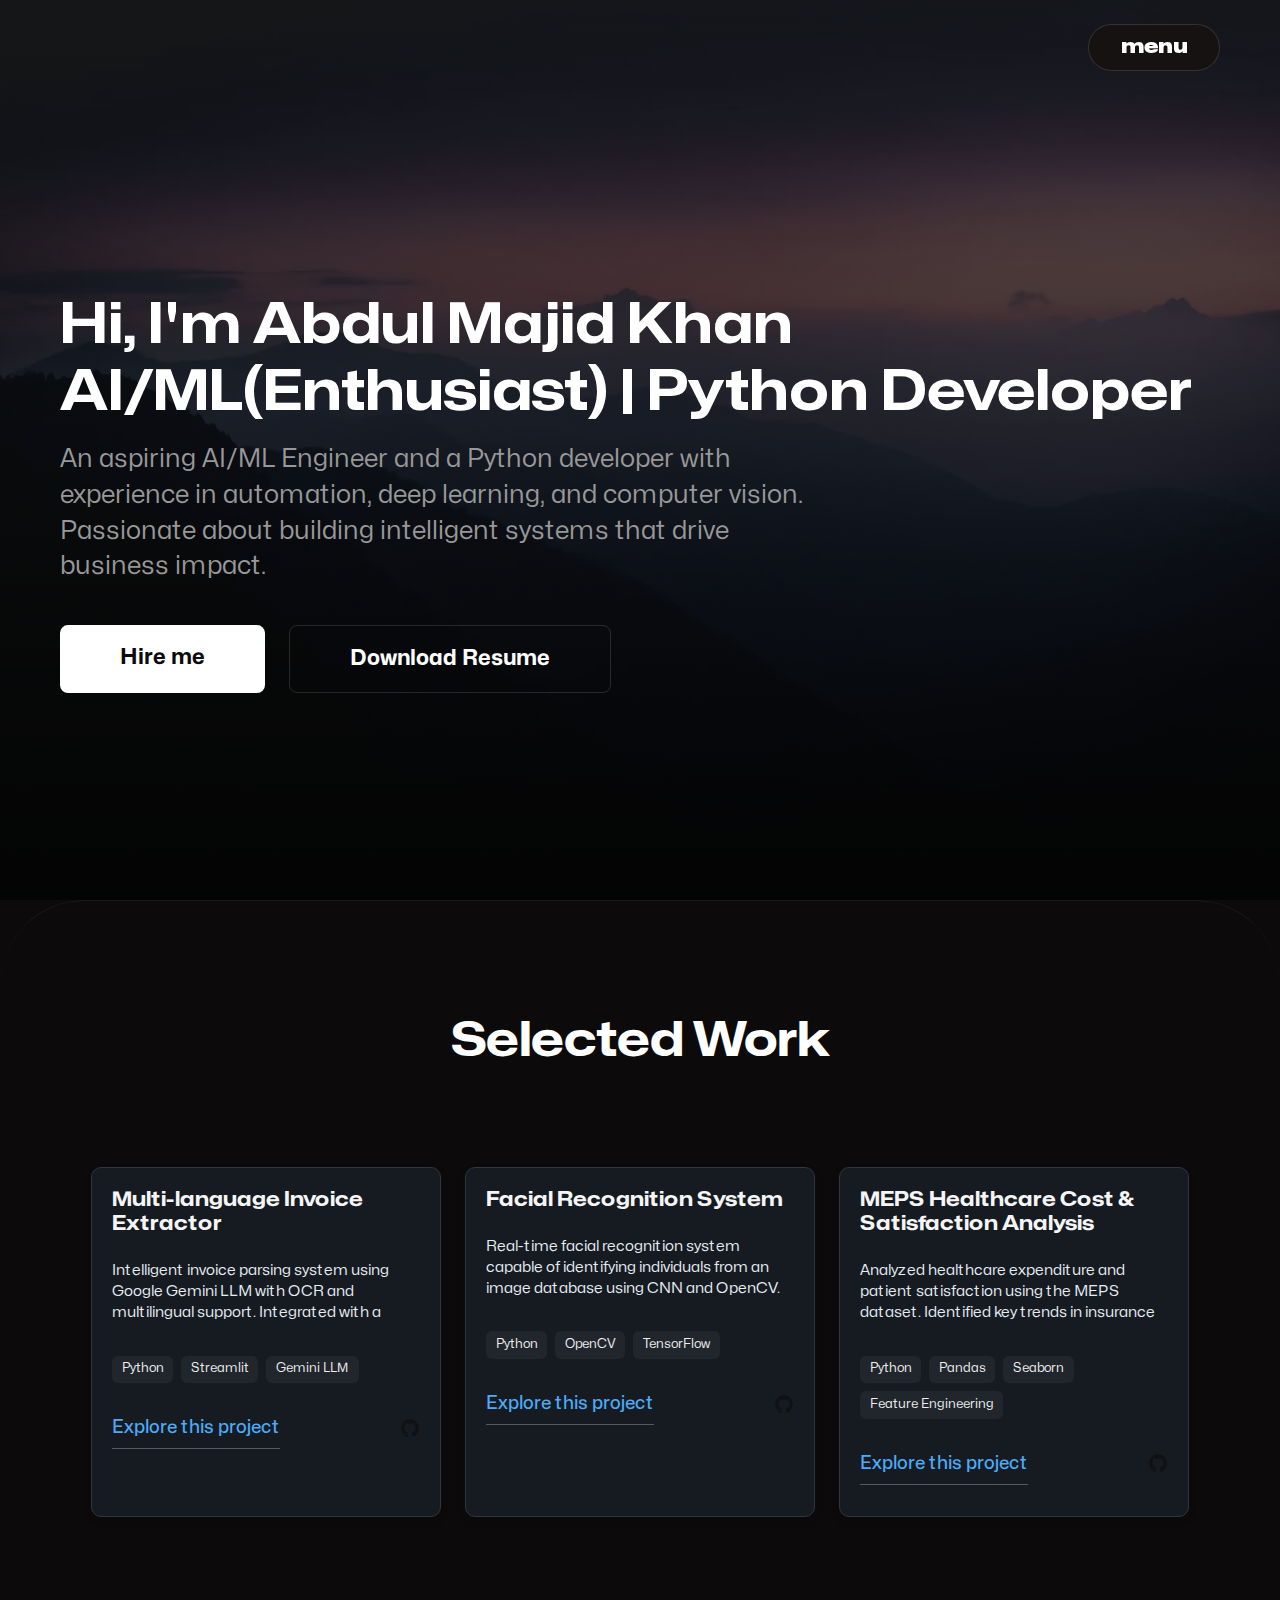
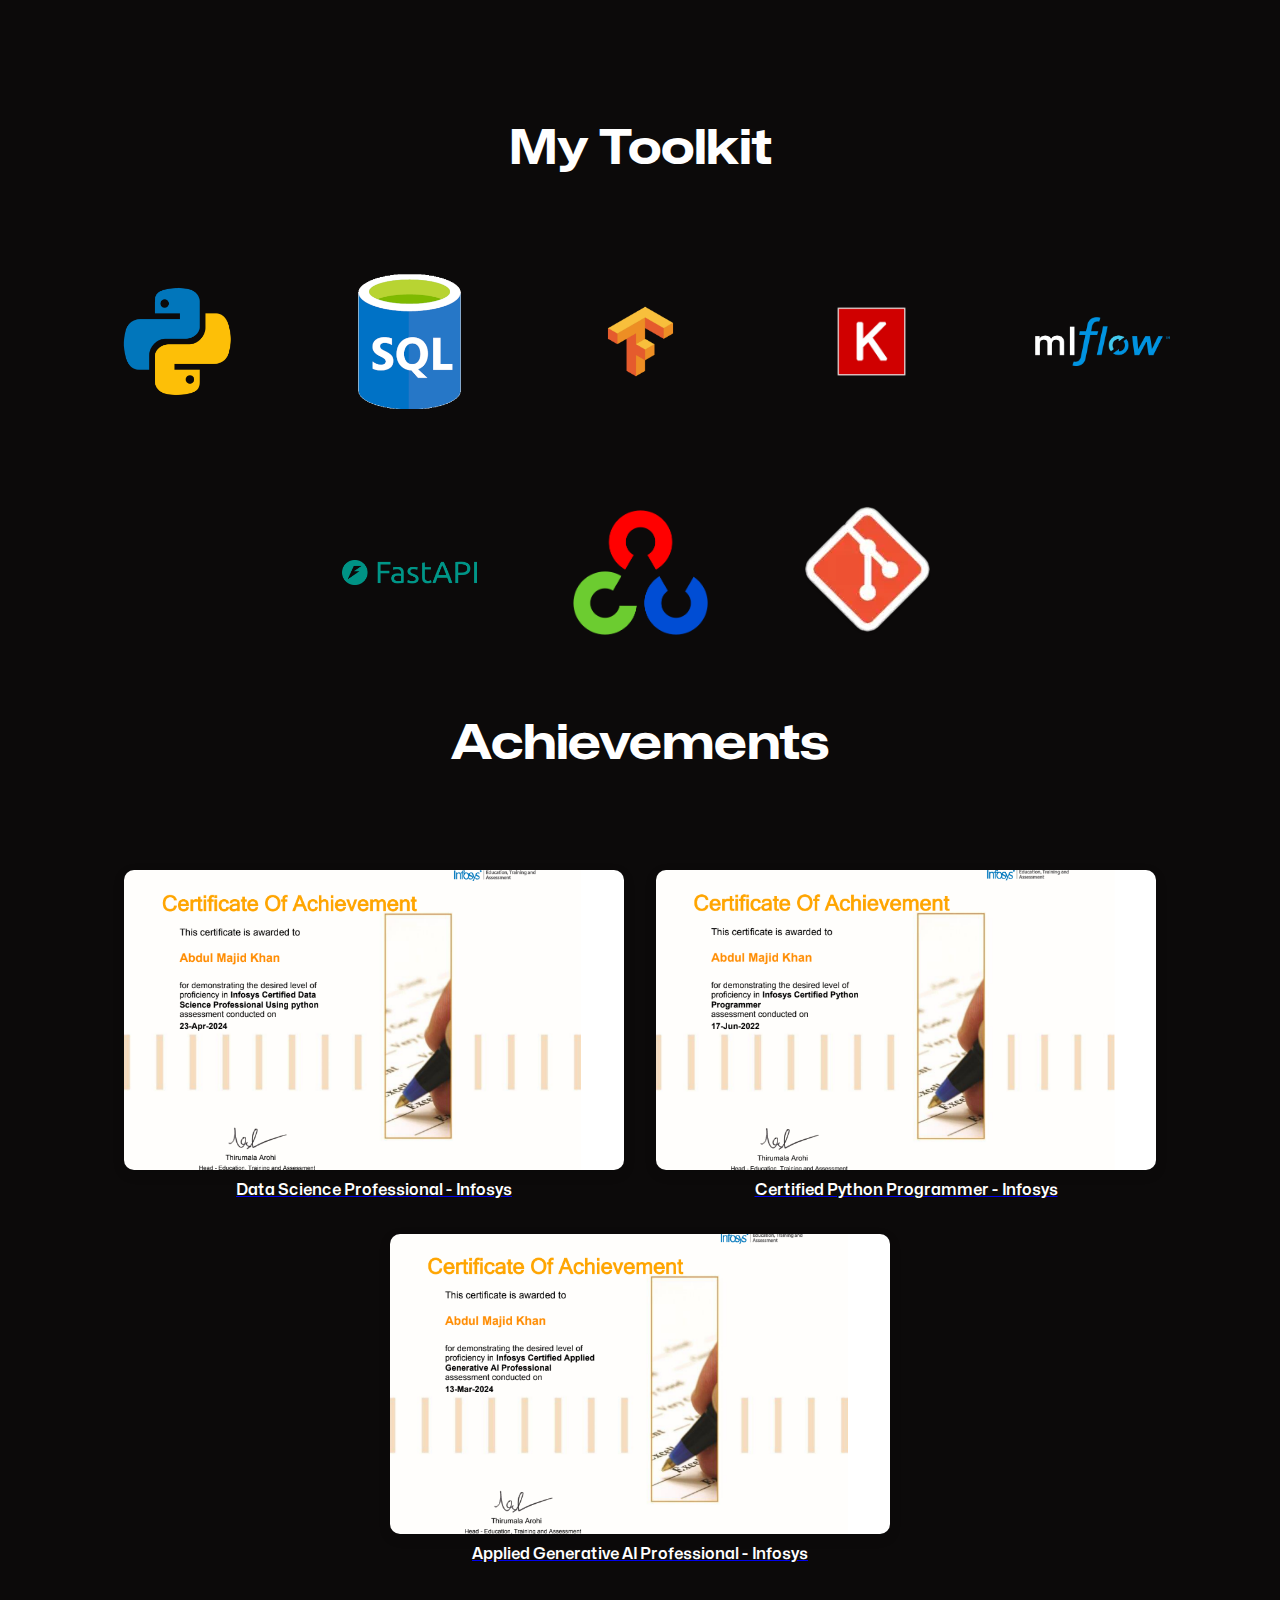
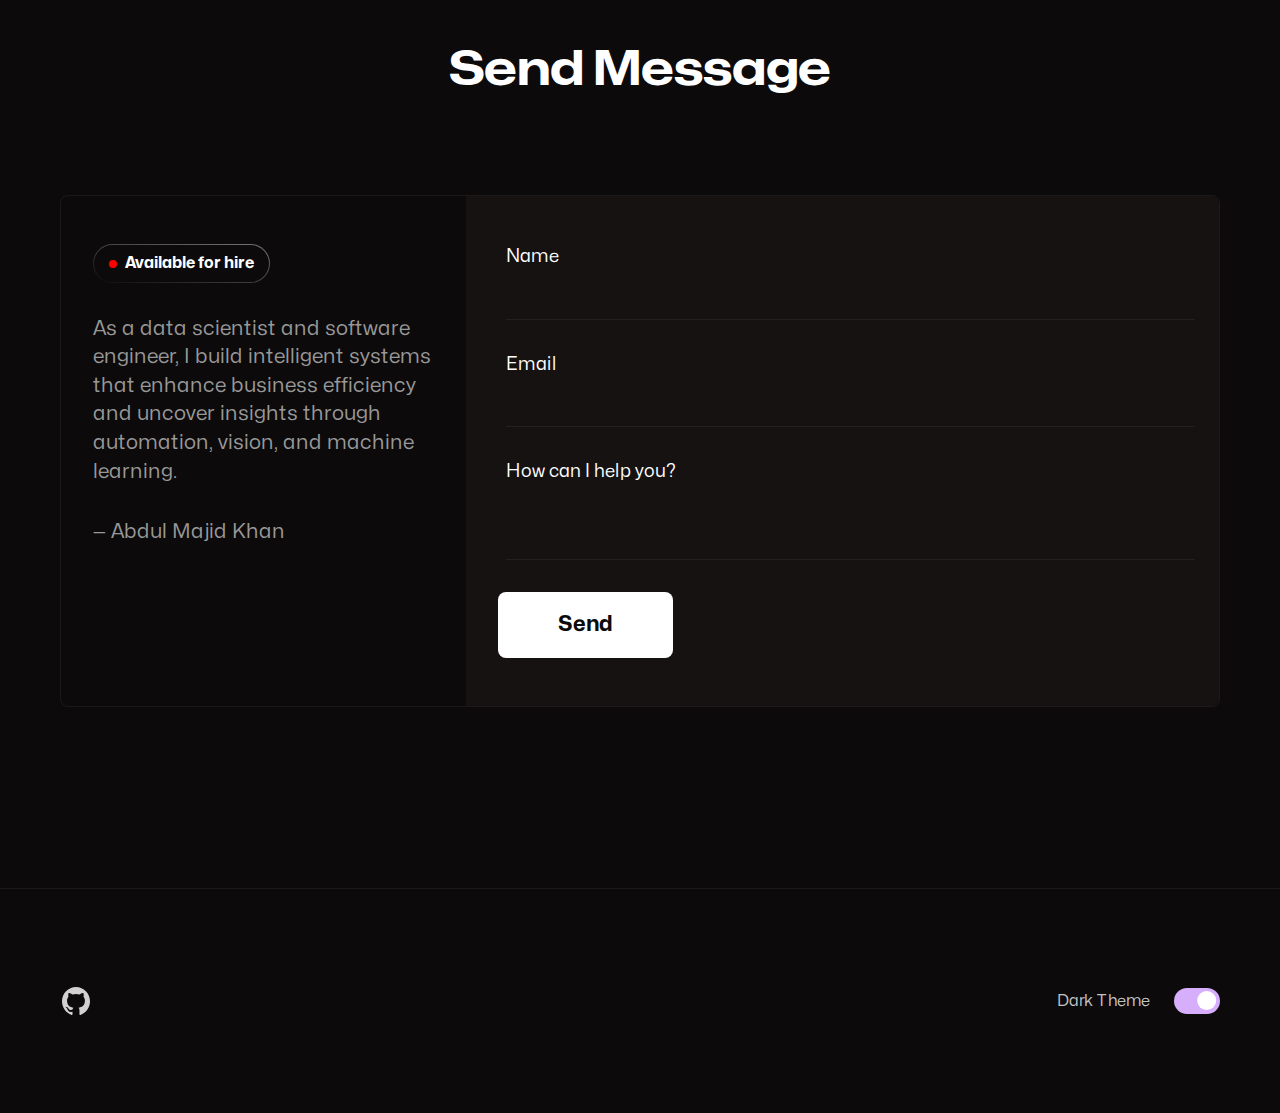
<file: index.html>
<!DOCTYPE html>
<html lang="en">
  <head>
    <meta charset="UTF-8" />
    <meta http-equiv="X-UA-Compatible" content="IE=edge" />
    <meta name="viewport" content="width=device-width, initial-scale=1.0" />
    <meta name="robots" content="index, follow" />

    <!-- Meta Tags -->
    <meta name="description" content="Software Developer with 3+ years of experience in automation, computer vision, and scalable pipelines. Skilled in Python, KNIME, TensorFlow, and data-driven innovation." />

    <!-- Google / Search Engine Tags -->
    <meta itemprop="name" content="Abdul Majid Khan's Portfolio">
    <meta itemprop="description" content="Software Developer with 3+ years of experience in automation, computer vision, and scalable pipelines. Skilled in Python, KNIME, TensorFlow, and data-driven innovation.">
    <meta itemprop="image" content="assets/images/sharing-card.png">

    <!-- Facebook Meta Tags -->
    <meta property="og:url" content="https://yourdomain.com">
    <meta property="og:type" content="website">
    <meta property="og:title" content="Abdul Majid Khan's Portfolio">
    <meta property="og:description" content="Software Developer with 3+ years of experience in automation, computer vision, and scalable pipelines. Skilled in Python, KNIME, TensorFlow, and data-driven innovation.">
    <meta property="og:image" content="assets/images/sharing-card.png">

    <!-- Twitter Meta Tags -->
    <meta name="twitter:card" content="summary_large_image">
    <meta name="twitter:title" content="Abdul Majid Khan's Portfolio">
    <meta name="twitter:description" content="Software Developer with 3+ years of experience in automation, computer vision, and scalable pipelines. Skilled in Python, KNIME, TensorFlow, and data-driven innovation.">
    <meta name="twitter:image" content="assets/images/sharing-card.png">

    <link rel="shortcut icon" href="assets/images/favicons.png" type="image/png" />
    <link rel="preload" href="assets/fonts/Mona-Sans.woff2" as="font" type="font/woff2" crossorigin />
    <link rel="stylesheet" href="style.css" />
    <script src="script.js" defer></script>

    <title>Abdul Majid Khan's Portfolio</title>
  </head>
  <body>
    <script>
      const theme = localStorage.getItem("theme") || "dark";
      document.body.classList.add(theme);
    </script>

    <header class="header">
      <div class="menu-btn-container">
        <div class="container">
          <button type="button" class="menu-btn">menu</button>
        </div>
      </div>

      <nav class="nav hidden">
        <ol class="nav-items">
          <li class="nav-item"><a href="#">Home</a></li>
          <li class="nav-item"><a href="#work">My Work</a></li>
          <li class="nav-item"><a href="#skills">My Skills</a></li>
          <li class="nav-item"><a href="#certifications">My Achievements</a></li>
          <li class="nav-item"><a href="#contact" data-focused="last-focused">Contact</a></li>
        </ol>
      </nav>

      <div class="container">
        <div class="header-textbox">
          <h1 class="h1">
            <span>Hi, I'm Abdul Majid Khan</span>
            <span>AI/ML(Enthusiast) | Python Developer</span>
          </h1>
          <p class="header-text">
            An aspiring AI/ML Engineer and a Python developer with experience in automation, deep learning, and computer vision. Passionate about building intelligent systems that drive business impact.
          </p>
          <div class="header-btns">
            <a href="#contact" class="btn btn-cta">Hire me</a>
            <a href="https://drive.google.com/file/d/1iTj681vChB7b_cCMzY2GASEftIGmBgd6/view?usp=drive_link" class="btn btn-secondary" target="_blank">Download Resume</a>
          </div>
        </div>
      </div>
    </header>

    <main>
    <section class="work">
  <div class="container">
    <h2 class="h2" id="work">Selected Work</h2>

    <div class="work-boxes">
      <!-- Card 1 -->
      <div class="work-box">
        <div class="work-textbox">
          <h3 class="h3">Multi-language Invoice Extractor</h3>
          <p class="work-text">
            Intelligent invoice parsing system using Google Gemini LLM with OCR and multilingual support. Integrated with a Streamlit UI for real-time uploads and parsed results.
          </p>
          <ol class="work-technologies">
            <li>Python</li>
            <li>Streamlit</li>
            <li>Gemini LLM</li>
        
          </ol>
          <div class="work-links">
            <a href="https://github.com/khanabdulmajid" target="_blank" class="link">Explore this project</a>
            <a href="https://github.com/khanabdulmajid" target="_blank" title="Source code">
              <img src="assets/images/social-links/github.svg" alt="GitHub" loading="lazy" />
            </a>
          </div>
        </div>
      </div>

      <!-- Card 2 -->
      <div class="work-box">
        <div class="work-textbox">
          <h3 class="h3">Facial Recognition System</h3>
          <p class="work-text">
            Real-time facial recognition system capable of identifying individuals from an image database using CNN and OpenCV.
          </p>
          <ol class="work-technologies">
            <li>Python</li>
            <li>OpenCV</li>
            <li>TensorFlow</li>
          </ol>
          <div class="work-links">
            <a href="https://github.com/khanabdulmajid" target="_blank" class="link">Explore this project</a>
            <a href="https://github.com/khanabdulmajid" target="_blank" title="Source code">
              <img src="assets/images/social-links/github.svg" alt="GitHub" loading="lazy" />
            </a>
          </div>
        </div>
      </div>

      <!-- Card 3: MEPS Project -->
      <div class="work-box">
        <div class="work-textbox">
          <h3 class="h3">MEPS Healthcare Cost & Satisfaction Analysis</h3>
          <p class="work-text">
            Analyzed healthcare expenditure and patient satisfaction using the MEPS dataset. Identified key trends in insurance coverage, cost impact, and satisfaction patterns.
          </p>
          <ol class="work-technologies">
            <li>Python</li>
            <li>Pandas</li>
            <li>Seaborn</li>
            <li>Feature Engineering</li>
          </ol>
          <div class="work-links">
            <a href="https://github.com/khanabdulmajid" target="_blank" class="link">Explore this project</a>
            <a href="https://github.com/khanabdulmajid" target="_blank" title="Source code">
              <img src="assets/images/social-links/github.svg" alt="GitHub" loading="lazy" />
            </a>
          </div>
        </div>
      </div>
    </div>
  </div>
</section>

  

<!-- _______________________________________________________________________________ -->
      <section class="skills">
        <div class="container">
          <h2 class="h2" id="skills">My Toolkit</h2>
          <div class="skills-imgs">
            <img src="assets/images/skills/python.png" alt="Python" class="skills-img" loading="lazy" title="Python">
            <img src="assets/images/skills/sql.png" alt="SQL" class="skills-img" loading="lazy" title="SQL">
            <!-- <img src="assets/images/skills/pandas.webp" alt="Pandas" class="skills-img" loading="lazy" title="Pandas"> -->
            <img src="assets/images/skills/tensorflow.png" alt="TensorFlow" class="skills-img" loading="lazy" title="TensorFlow">
            <img src="assets/images/skills/keras.png" alt="Keras" class="skills-img" loading="lazy" title="Keras">
            <img src="assets/images/skills/mlflow.png" alt="MLflow" class="skills-img" loading="lazy" title="Git">
            <img src="assets/images/skills/fastapi.png" alt="FastAPI" class="skills-img" loading="lazy" title="Git">
            <img src="assets/images/skills/opencv.png" alt="OpenCV" class="skills-img" loading="lazy" title="OpenCV">
            <img src="assets/images/skills/git.webp" alt="Git" class="skills-img" loading="lazy" title="Git">
          </div>
        </div>
      </section>
      <section class="certifications">
  <div class="container">
    <h2 class="h2" id="certifications">Achievements</h2>
    <div class="cert-grid">

      <div class="cert-card">
        <a href="https://drive.google.com/file/d/14_F1EzrMHU3LrbExBCBSFV-xUAIuJiwd/view?usp=sharing" target="_blank">
          <img src="assets/images/certificates/data-science-cert.png" alt="Data Science Professional Certificate" />
          <p class="cert-title">Data Science Professional - Infosys</p>
        </a>
      </div>

      <div class="cert-card">
        <a href="https://drive.google.com/file/d/1wMYSMl6CS8MYsDl0_SQWq0dW8YD4Kret/view?usp=sharing" target="_blank">
          <img src="assets/images/certificates/python-cert.png" alt="Python Programmer Certificate" />
          <p class="cert-title">Certified Python Programmer - Infosys</p>
        </a>
      </div>

      <div class="cert-card">
        <a href="https://drive.google.com/file/d/1GDnsr1sjUNNAvWfOGWRJY5qcJOiR2uKT/view?usp=sharing" target="_blank">
          <img src="assets/images/certificates/genai-cert.png" alt="Generative AI Certificate" />
          <p class="cert-title">Applied Generative AI Professional - Infosys</p>
        </a>
      </div>

    </div>
  </div>
</section>




  <section class="contact">
  <div class="container">
    <h2 class="h2" id="contact">Send Message</h2>
    <div class="contact-content">
      
      <div class="contact-textbox">
        <strong class="hire-alert">
          <span class="indicator"></span>
          Available for hire
        </strong>
        <p class="contact-text">
          As a data scientist and software engineer, I build intelligent systems that enhance business efficiency and uncover insights through automation, vision, and machine learning.
        </p>
        <p class="contact-text">— Abdul Majid Khan</p>
      </div>

      <!-- ✅ Formsubmit integration -->
      <!-- ✅ Formsubmit integration with redirect -->
      <form action="https://formsubmit.co/c8391f1060f532591ebaaf1c16f341a8" method="POST" class="contact-form">
        <!-- 🛡️ Spam protection (honeypot) -->
        <input type="text" name="_honey" style="display:none">

        <!-- 🚫 Disable CAPTCHA -->
        <input type="hidden" name="_captcha" value="false">

        <!-- ✅ Redirect after submission -->
        <input type="hidden" name="_next" value="https://khanabdulmajid.github.io/portfolio/">

        <div class="form-field">
          <label for="name">Name</label>
          <input type="text" name="name" id="name" required />
        </div>

        <div class="form-field">
          <label for="email">Email</label>
          <input type="email" name="email" id="email" required />
        </div>

        <div class="form-field">
          <label for="message">How can I help you?</label>
          <textarea name="message" id="message" required></textarea>
        </div>

        <button type="submit" class="btn btn-cta">Send</button>
      </form>

    </div>
  </div>
</section>



</main>

    <footer class="footer">
      <div class="container">
        <div class="footer-content">
          <nav>
            <ol class="footer-links">
              <li class="footer-link">
                <a title="GitHub" href="https://github.com/khanabdulmajid" target="_blank" rel="noopener">
                  <img loading="lazy" src="assets/images/social-links/github.svg" alt="GitHub" />
                </a>
              </li>
              <li class="footer-link">
                <a title="LinkedIn" href="https://linkedin.com/in/AbdulMajidKhan1997" target="_blank" rel="noopener">
                  <img loading="lazy" src="assets/images/social-links/linkedin.svg" alt="LinkedIn" />
                </a>
              </li>
            </ol>
          </nav>
          <label class="theme-switch" for="theme-switch">
            <span>Dark Theme</span>
            <input type="checkbox" id="theme-switch" role="switch" />
          </label>
        </div>  
      </div>
    </footer>
  </body>
</html>
</file>
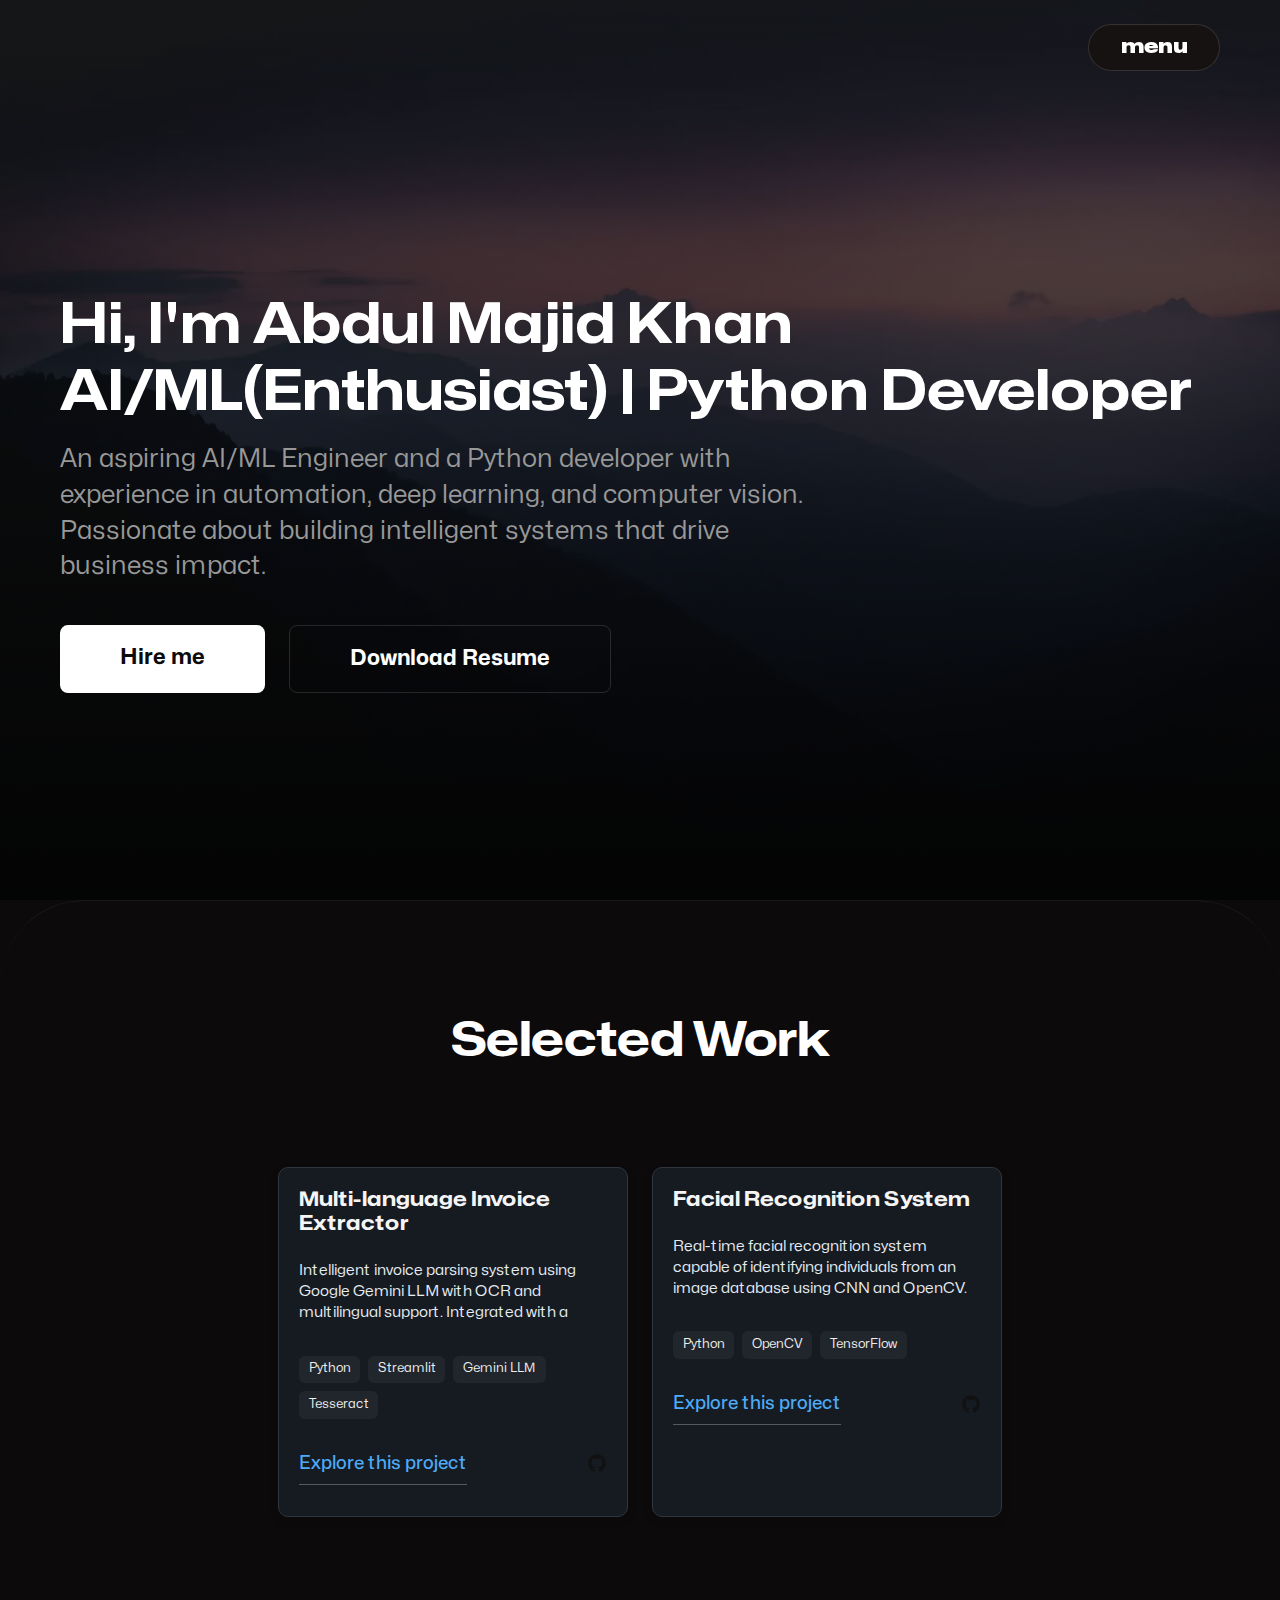
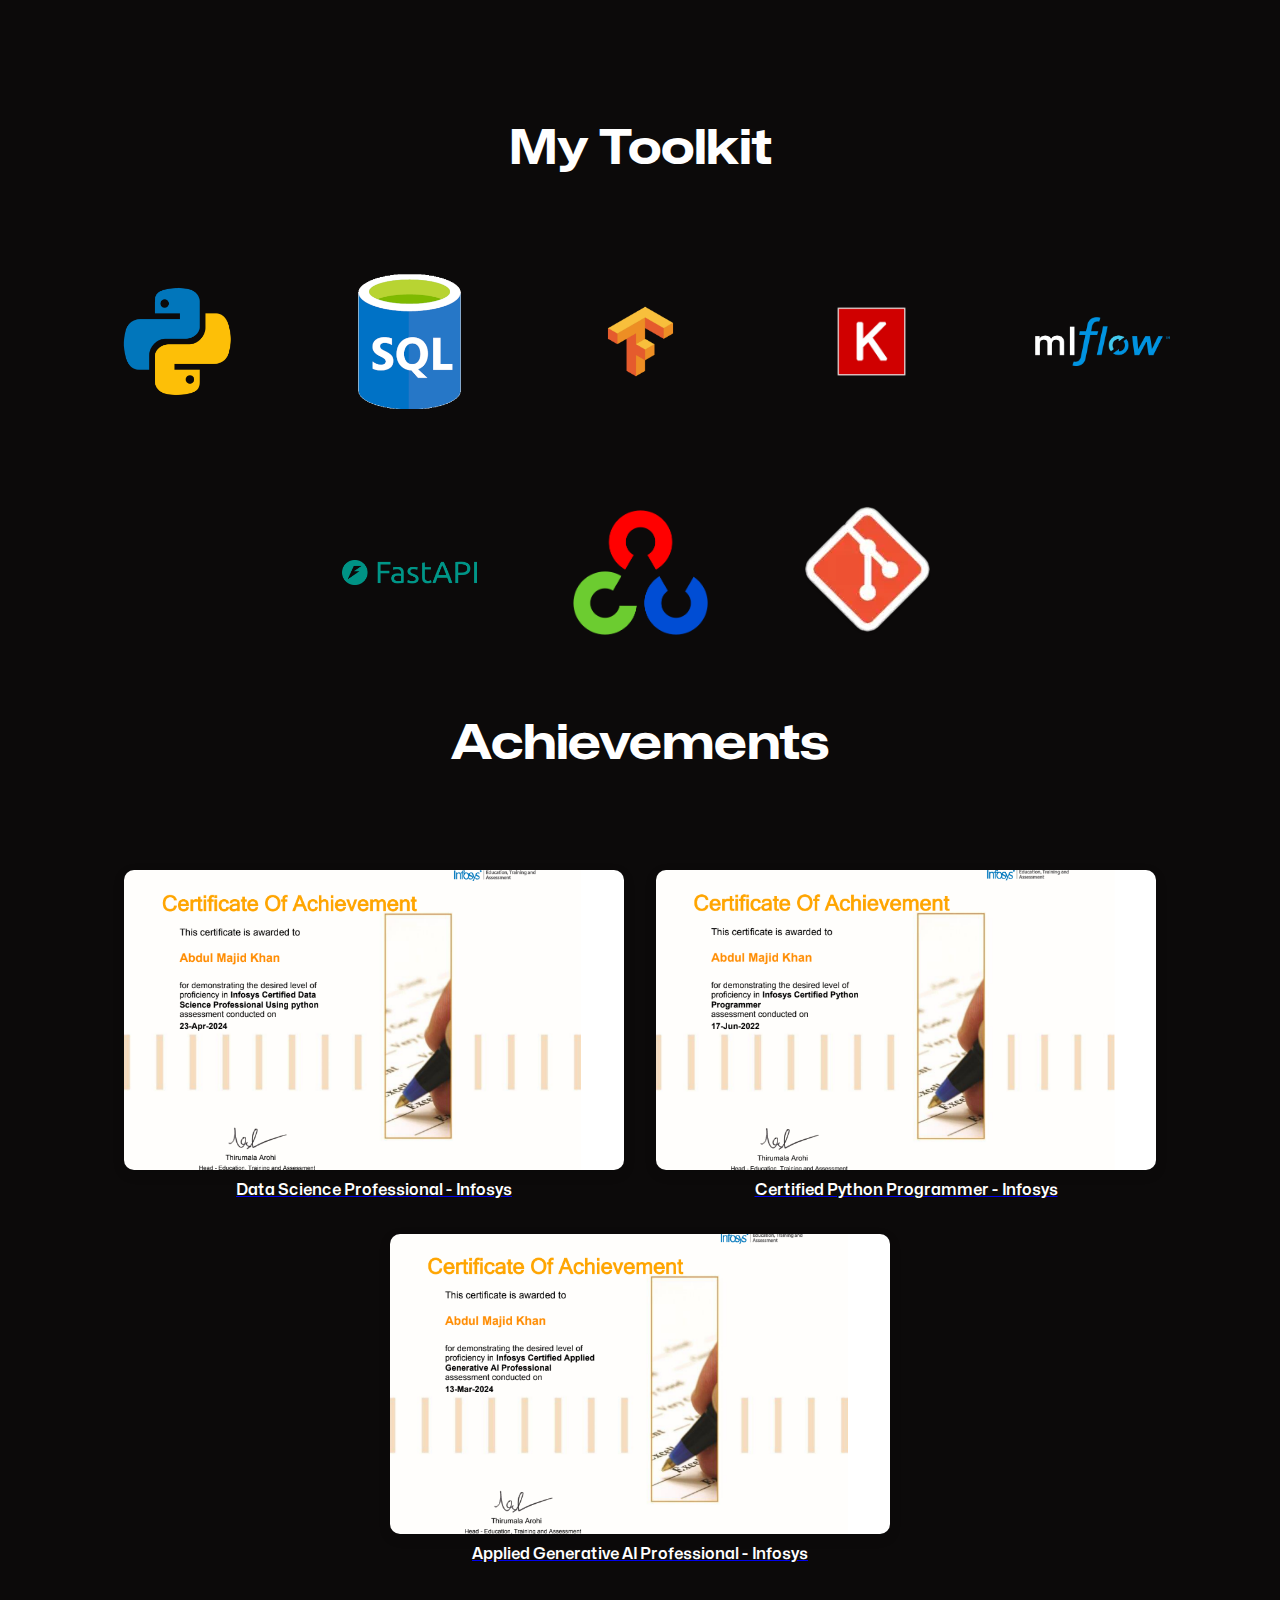
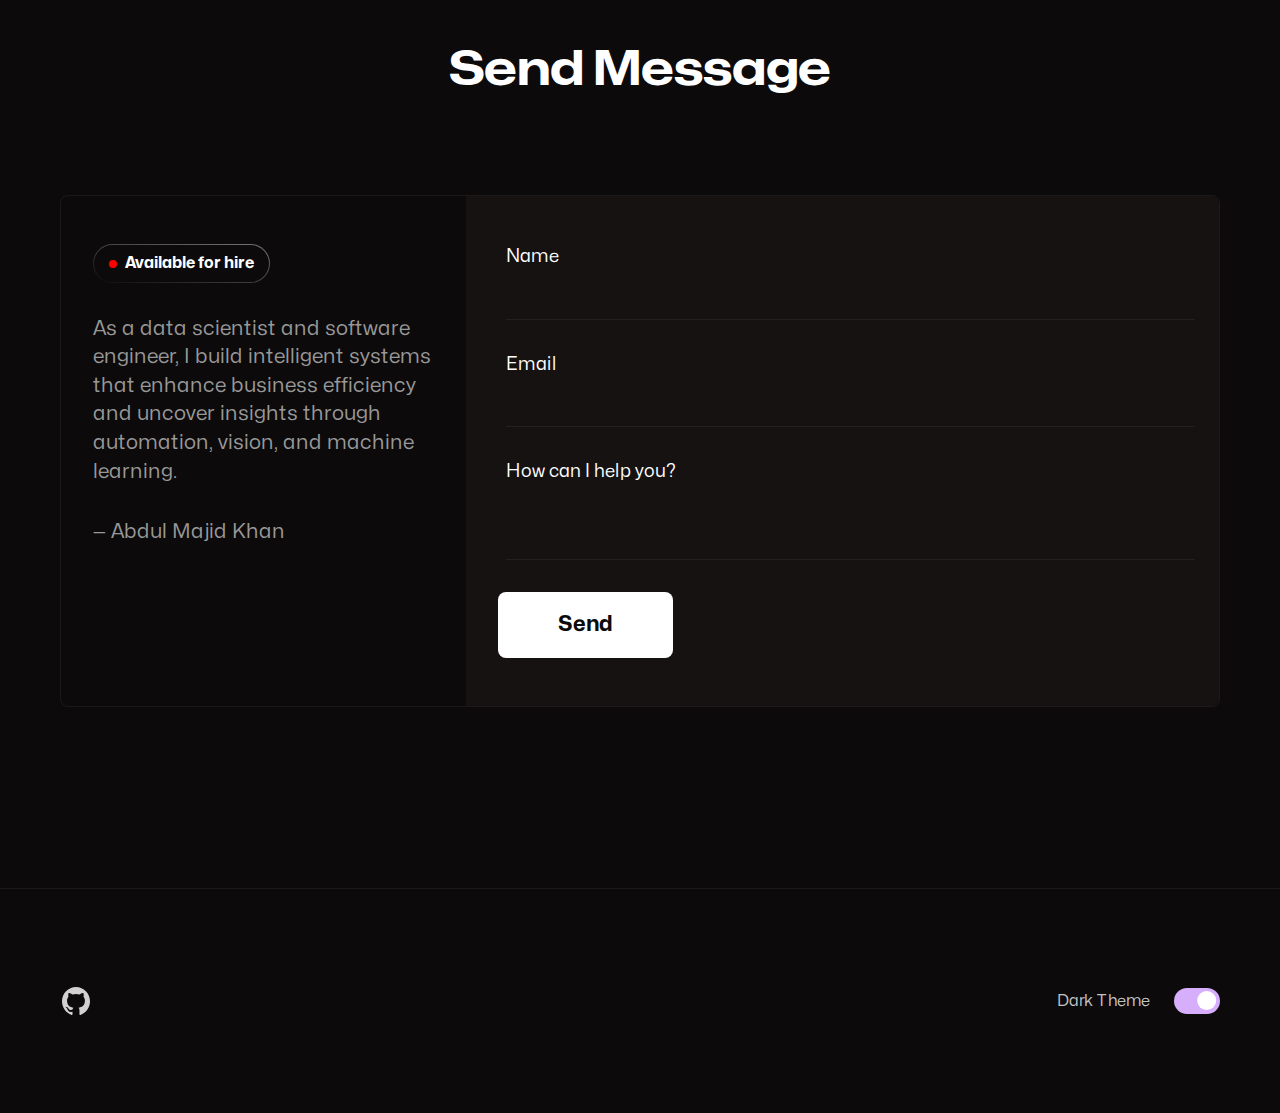
<file: main.html>
<!DOCTYPE html>
<html lang="en">
  <head>
    <meta charset="UTF-8" />
    <meta http-equiv="X-UA-Compatible" content="IE=edge" />
    <meta name="viewport" content="width=device-width, initial-scale=1.0" />
    <meta name="robots" content="index, follow" />

    <!-- Meta Tags -->
    <meta name="description" content="Software Developer with 3+ years of experience in automation, computer vision, and scalable pipelines. Skilled in Python, KNIME, TensorFlow, and data-driven innovation." />

    <!-- Google / Search Engine Tags -->
    <meta itemprop="name" content="Abdul Majid Khan's Portfolio">
    <meta itemprop="description" content="Software Developer with 3+ years of experience in automation, computer vision, and scalable pipelines. Skilled in Python, KNIME, TensorFlow, and data-driven innovation.">
    <meta itemprop="image" content="assets/images/sharing-card.png">

    <!-- Facebook Meta Tags -->
    <meta property="og:url" content="https://yourdomain.com">
    <meta property="og:type" content="website">
    <meta property="og:title" content="Abdul Majid Khan's Portfolio">
    <meta property="og:description" content="Software Developer with 3+ years of experience in automation, computer vision, and scalable pipelines. Skilled in Python, KNIME, TensorFlow, and data-driven innovation.">
    <meta property="og:image" content="assets/images/sharing-card.png">

    <!-- Twitter Meta Tags -->
    <meta name="twitter:card" content="summary_large_image">
    <meta name="twitter:title" content="Abdul Majid Khan's Portfolio">
    <meta name="twitter:description" content="Software Developer with 3+ years of experience in automation, computer vision, and scalable pipelines. Skilled in Python, KNIME, TensorFlow, and data-driven innovation.">
    <meta name="twitter:image" content="assets/images/sharing-card.png">

    <link rel="shortcut icon" href="assets/images/favicons.png" type="image/png" />
    <link rel="preload" href="assets/fonts/Mona-Sans.woff2" as="font" type="font/woff2" crossorigin />
    <link rel="stylesheet" href="style.css" />
    <script src="script.js" defer></script>

    <title>Abdul Majid Khan's Portfolio</title>
  </head>
  <body>
    <script>
      const theme = localStorage.getItem("theme") || "dark";
      document.body.classList.add(theme);
    </script>

    <header class="header">
      <div class="menu-btn-container">
        <div class="container">
          <button type="button" class="menu-btn">menu</button>
        </div>
      </div>

      <nav class="nav hidden">
        <ol class="nav-items">
          <li class="nav-item"><a href="#">Home</a></li>
          <li class="nav-item"><a href="#work">My Work</a></li>
          <li class="nav-item"><a href="#skills">My Skills</a></li>
          <li class="nav-item"><a href="#certifications">My Achievements</a></li>
          <li class="nav-item"><a href="#contact" data-focused="last-focused">Contact</a></li>
        </ol>
      </nav>

      <div class="container">
        <div class="header-textbox">
          <h1 class="h1">
            <span>Hi, I'm Abdul Majid Khan</span>
            <span>AI/ML(Enthusiast) | Python Developer</span>
          </h1>
          <p class="header-text">
            An aspiring AI/ML Engineer and a Python developer with experience in automation, deep learning, and computer vision. Passionate about building intelligent systems that drive business impact.
          </p>
          <div class="header-btns">
            <a href="#contact" class="btn btn-cta">Hire me</a>
            <a href="https://drive.google.com/file/d/14_F1EzrMHU3LrbExBCBSFV-xUAIuJiwd/view?usp=sharing" class="btn btn-secondary" target="_blank">Download Resume</a>
          </div>
        </div>
      </div>
    </header>

    <main>
      <section class="work">
        <div class="container">
          <h2 class="h2" id="work">Selected Work</h2>
          <div class="work-boxes">
            <div class="work-box">
              <div class="work-textbox">
                <h3 class="h3">Multi-language Invoice Extractor</h3>
                <p class="work-text">
                  Intelligent invoice parsing system using Google Gemini LLM with OCR and multilingual support. Integrated with a Streamlit UI for real-time uploads and parsed results.
                </p>
                <ol class="work-technologies">
                  <li>Python</li>
                  <li>Streamlit</li>
                  <li>Gemini LLM</li>
                  <li>Tesseract</li>
                </ol>
                <div class="work-links">
                  <a href="https://github.com/khanabdulmajid" target="_blank" class="link">Explore this project</a>
                  <a href="https://github.com/khanabdulmajid" target="_blank" title="Source code">
                    <img src="assets/images/social-links/github.svg" alt="GitHub" loading="lazy" />
                  </a>
                </div>
              </div>
            </div>

            <div class="work-box">
              <div class="work-textbox">
                <h3 class="h3">Facial Recognition System</h3>
                <p class="work-text">
                  Real-time facial recognition system capable of identifying individuals from an image database using CNN and OpenCV.
                </p>
                <ol class="work-technologies">
                  <li>Python</li>
                  <li>OpenCV</li>
                  <li>TensorFlow</li>
                </ol>
                <div class="work-links">
                  <a href="https://github.com/khanabdulmajid" target="_blank" class="link">Explore this project</a>
                  <a href="https://github.com/khanabdulmajid" target="_blank" title="Source code">
                    <img src="assets/images/social-links/github.svg" alt="GitHub" loading="lazy" />
                  </a>
                </div>
              </div>
            </div>
          </div>
        </div>
      </section>

      <section class="skills">
        <div class="container">
          <h2 class="h2" id="skills">My Toolkit</h2>
          <div class="skills-imgs">
            <img src="assets/images/skills/python.png" alt="Python" class="skills-img" loading="lazy" title="Python">
            <img src="assets/images/skills/sql.png" alt="SQL" class="skills-img" loading="lazy" title="SQL">
            <!-- <img src="assets/images/skills/pandas.webp" alt="Pandas" class="skills-img" loading="lazy" title="Pandas"> -->
            <img src="assets/images/skills/tensorflow.png" alt="TensorFlow" class="skills-img" loading="lazy" title="TensorFlow">
            <img src="assets/images/skills/keras.png" alt="Keras" class="skills-img" loading="lazy" title="Keras">
            <img src="assets/images/skills/mlflow.png" alt="MLflow" class="skills-img" loading="lazy" title="Git">
            <img src="assets/images/skills/fastapi.png" alt="FastAPI" class="skills-img" loading="lazy" title="Git">
            <img src="assets/images/skills/opencv.png" alt="OpenCV" class="skills-img" loading="lazy" title="OpenCV">
            <img src="assets/images/skills/git.webp" alt="Git" class="skills-img" loading="lazy" title="Git">
          </div>
        </div>
      </section>
      <section class="certifications">
  <div class="container">
    <h2 class="h2" id="certifications">Achievements</h2>
    <div class="cert-grid">

      <div class="cert-card">
        <a href="https://drive.google.com/file/d/14_F1EzrMHU3LrbExBCBSFV-xUAIuJiwd/view?usp=sharing" target="_blank">
          <img src="assets/images/certificates/data-science-cert.png" alt="Data Science Professional Certificate" />
          <p class="cert-title">Data Science Professional - Infosys</p>
        </a>
      </div>

      <div class="cert-card">
        <a href="https://drive.google.com/file/d/1wMYSMl6CS8MYsDl0_SQWq0dW8YD4Kret/view?usp=sharing" target="_blank">
          <img src="assets/images/certificates/python-cert.png" alt="Python Programmer Certificate" />
          <p class="cert-title">Certified Python Programmer - Infosys</p>
        </a>
      </div>

      <div class="cert-card">
        <a href="https://drive.google.com/file/d/1GDnsr1sjUNNAvWfOGWRJY5qcJOiR2uKT/view?usp=sharing" target="_blank">
          <img src="assets/images/certificates/genai-cert.png" alt="Generative AI Certificate" />
          <p class="cert-title">Applied Generative AI Professional - Infosys</p>
        </a>
      </div>

    </div>
  </div>
</section>




      <section class="contact">
  <div class="container">
    <h2 class="h2" id="contact">Send Message</h2>
    <div class="contact-content">
      
      <div class="contact-textbox">
        <strong class="hire-alert">
          <span class="indicator"></span>
          Available for hire
        </strong>
        <p class="contact-text">
          As a data scientist and software engineer, I build intelligent systems that enhance business efficiency and uncover insights through automation, vision, and machine learning.
        </p>
        <p class="contact-text">— Abdul Majid Khan</p>
      </div>

      <!-- ✅ Formsubmit integration -->
      <form action="https://formsubmit.co/online.activity@yahoo.com" method="POST" class="contact-form">
        <!-- 🛡️ Spam protection (honeypot) -->
        <input type="text" name="_honey" style="display:none">

        <!-- 🚫 Disable CAPTCHA -->
        <input type="hidden" name="_captcha" value="false">

        <!-- ✅ Optional: redirect after submit -->
        <input type="hidden" name="_next" value="https://yourdomain.com/thank-you.html">

        <div class="form-field">
          <label for="name">Name</label>
          <input type="text" name="name" id="name" required />
        </div>

        <div class="form-field">
          <label for="email">Email</label>
          <input type="email" name="email" id="email" required />
        </div>

        <div class="form-field">
          <label for="message">How can I help you?</label>
          <textarea name="message" id="message" required></textarea>
        </div>

        <button type="submit" class="btn btn-cta">Send</button>
      </form>

    </div>
  </div>
</section>

    </main>

    <footer class="footer">
      <div class="container">
        <div class="footer-content">
          <nav>
            <ol class="footer-links">
              <li class="footer-link">
                <a title="GitHub" href="https://github.com/khanabdulmajid" target="_blank" rel="noopener">
                  <img loading="lazy" src="assets/images/social-links/github.svg" alt="GitHub" />
                </a>
              </li>
              <li class="footer-link">
                <a title="LinkedIn" href="https://linkedin.com/in/AbdulMajidKhan1997" target="_blank" rel="noopener">
                  <img loading="lazy" src="assets/images/social-links/linkedin.svg" alt="LinkedIn" />
                </a>
              </li>
            </ol>
          </nav>
          <label class="theme-switch" for="theme-switch">
            <span>Dark Theme</span>
            <input type="checkbox" id="theme-switch" role="switch" />
          </label>
        </div>
      </div>
    </footer>
  </body>
</html>
</file>
<file: style.css>
/* --------------------------------- */
/* ----- Basic Setup -----*/
/* --------------------------------- */

@font-face {
  font-family: "Mona Sans";
  src: url("assets/fonts/Mona-Sans.woff2") format("woff2 supports variations"),
    url("assets/fonts/Mona-Sans.woff2") format("woff2-variations");
  font-display: swap;
  font-weight: 200 900;
  font-stretch: 75% 125%;
}

:root {
  --h1: 3.5rem;
  --h2: 3rem;
  --h3: 2.145rem;
  --h4: 1.5rem;
  --text-large: 1.6rem;
  --text-medium: 1.275rem;
  --text-small: 1.125rem;

  --gradient-brand: radial-gradient(
      at 60% 31%,
      rgb(255, 131, 139) 0px,
      transparent 50%
    ),
    radial-gradient(at 48% 98%, rgba(0, 255, 166, 0.707) 0px, transparent 50%),
    radial-gradient(at 84% 67%, rgb(255, 129, 125) 0px, transparent 50%),
    radial-gradient(at 16% 47%, rgb(255, 90, 112) 0px, transparent 50%),
    radial-gradient(at 73% 11%, rgb(115, 255, 225) 0px, transparent 50%),
    radial-gradient(at 49% 37%, rgba(255, 249, 89, 0.695) 0px, transparent 50%),
    radial-gradient(at 70% 21%, rgba(58, 255, 186, 0.715) 0px, transparent 50%);
  --easing: cubic-bezier(0.86, 0, 0.07, 1);

  --site-max-width: 1280px;
  --gutter-nano: 0.5rem;
  --gutter-micro: 1rem;
  --gutter-x-small: 1.5rem;
  --gutter-small: 2rem;
  --gutter-medium: 2.5rem;
  --gutter-large: 3rem;
  --gutter-x-large: 6rem;
  --gutter-huge: 12rem;

  --scroll-padding: 4.375rem;
  --radius: 85px;
}

body.dark {
  --bg-color-primary: #0c0a0a;
  --bg-color-secondary: #161211;
  --important: #fff;
  --sub: #c3c3c3;
  --body: #989898;
  --border: #c0c0c015;
  --border-dark: #c0c0c02f;
  --gradient-border: linear-gradient(to left bottom, #777, #0e0d0d);
  --shadow: 0 1rem 1rem #00000040;
}

body.light {
  --bg-color-primary: #fbfbfb;
  --bg-color-secondary: #ffffff;
  --important: #000;
  --sub: #111;
  --body: #585b63;
  --border: #62626234;
  --border-dark: #5e5e5e1f;
  --gradient-border: linear-gradient(to left bottom, #000000c6, #0e0d0d00);
  --shadow: 0 1rem 1rem rgba(0, 0, 0, 0.25);
}

*,
*::after,
*::before {
  margin: 0;
  padding: 0;
  box-sizing: inherit;
}

html {
  font-family: "Mona Sans", sans-serif;
  box-sizing: border-box;
  scroll-padding-top: var(--scroll-padding);
}

@media (max-width: 1200px) {
  html {
    font-size: 90%;
  }
}

@media (max-width: 645px) {
  html {
    font-size: 80%;
  }
}

body {
  font-size: var(--text-medium);
  color: var(--body);
  background-color: var(--bg-color-primary);
  line-height: 1.4;
  text-rendering: optimizeLegibility;
  overflow-x: hidden;
}

/* Improve media defaults */

picture,
svg,
img {
  display: block;
  max-inline-size: 100%;
  object-fit: contain;
}

textarea {
  resize: none;
}

/* --------------------------------- */
/* ----- Typography -----*/
/* --------------------------------- */

input,
textarea,
button {
  font: inherit;
}

p,
h1,
h2,
h3,
.h4 {
  overflow-wrap: break-word;
}

h1,
h2,
h3,
.h4 {
  font-stretch: 125%;
  line-height: 1.2;
  color: var(--important);
}

.h1 {
  font-size: var(--h1);
}

.h2 {
  font-size: var(--h2);
  text-align: center;
}

.h3 {
  font-size: var(--h3);
}

.h4 {
  font-size: var(--h4);
}

@media (max-width: 845px) {
  :root {
    --h1: 2.845rem;
    --h2: 2.45rem;
    --h3: 1.85rem;
  }
}

@media (max-width: 700px) {
  :root {
    --h1: 2.545rem;
  }
}

@media (max-width: 545px) {
  :root {
    --h1: 2.4rem;
    --text-large: 1.5rem;
  }
}

@media (max-width: 485px) {
  :root {
    --h1: 2.145rem;
    --h2: 1.875rem;
    --h3: 1.6rem;
    --text-large: 1.345rem;
  }
}

/* --------------------------------- */
/* ----- Utilities -----*/
/* --------------------------------- */

/* Center and constrain the width of page sections */

.container {
  max-inline-size: var(--site-max-width);
  margin-inline: auto;
}

@media (max-width: 1375px) {
  :root {
    --site-max-width: 1160px;
  }
}

@media (max-width: 1275px) {
  .container {
    padding-inline: var(--gutter-small);
  }
}

@media (max-width: 1200px) {
  .container {
    padding-inline: var(--gutter-medium);
  }
}

@media (max-width: 575px) {
  .container {
    padding-inline: var(--gutter-small);
  }
}

/* disable scroll when menu is opened */

.lock-screen {
  overflow-y: hidden;
}

/* hides visually and removes from accessibility tree  */

.hidden {
  visibility: hidden;
  transform: translateX(-100%);
}

.transform {
  transform: translateY(6rem);
  opacity: 0;
}

.shown {
  transition: 0.1s;
  color: lightgrey;
}

/* --------------------------------- */
/* ----- Components -----*/
/* --------------------------------- */

.btn {
  font-size: 1.35rem;
  font-weight: 700;
  text-decoration: none;
  text-align: center;
  padding: 18px 60px;
  border-radius: var(--gutter-nano);
  transition: 0.3s all ease-in-out;
  cursor: pointer;
}

@media (max-width: 700px) {
  .btn {
    padding: 16px 48px;
  }
}

@media (max-width: 485px) {
  .btn {
    font-size: 1.2rem;
    padding: 14px 38px;
  }
}

.btn-cta {
  color: var(--bg-color-primary);
  background-color: var(--important);
}

body.dark .btn-cta:hover,
body.dark .btn-cta:focus {
  box-shadow: #ffffff40 0 0 0 var(--gutter-nano);
}

body.light .btn-cta:hover,
body.light .btn-cta:focus {
  box-shadow: #07070733 0 0 0 var(--gutter-nano);
}

.btn-secondary {
  border: 1px solid var(--border-dark);
  color: var(--important);
}

.btn-secondary:hover,
.btn-secondary:focus {
  border-color: var(--important);
}

.link {
  display: inline-block;
  font-weight: 600;
  font-size: var(--text-small);
  padding: var(--gutter-nano) 0;
  text-decoration: none;
  color: var(--important);
  position: relative;
}

.link::after,
.link::before {
  content: "";
  width: 100%;
  height: 1px;
  margin-block-start: var(--gutter-nano);
  position: absolute;
  bottom: -1px;
  left: 0;
  transition: 300ms;
}

body.dark .link::before {
  background-color: #d3d3d357;
}

body.dark .link::after {
  background-color: white;
}

body.light .link::before {
  background-color: lightgray;
}

body.light .link::after {
  background-color: black;
}

.link::after {
  background-color: white;
  transform-origin: left;
  transform: scaleX(0);
}

.link:hover::after,
.link:focus::after {
  transform: scaleX(1);
}

/* --------------------------------- */
/* ----- Layout -----*/
/* --------------------------------- */

section:not(:first-child) {
  padding-block-start: 4.75rem; /* or even var(--gutter-small) */
}


section:first-child {
  padding-block-start: 7rem;
}

@media (max-width: 885px) {
  :root {
    --gutter-huge: 8rem;
    --gutter-x-large: 4rem;
  }
}

main {
  border-top: 1px solid var(--border);
  border-top-left-radius: var(--radius);
  border-top-right-radius: var(--radius);
  background-color: var(--bg-color-primary);
  transform: translateY(calc(-1 * var(--radius)));
}

@media (max-width: 1185px) {
  :root {
    --radius: 45px;
  }
}

/* --------------------------------- */
/* ----- Menu Button -----*/
/* --------------------------------- */

.menu-btn-container {
  position: fixed;
  width: 100%;
  top: var(--gutter-x-small);
  left: 0;
  z-index: 4;
}

.menu-btn {
  display: block;
  margin-inline-start: auto;
  border: 1px solid var(--border-dark);
  inline-size: 132px;
  padding-block: var(--gutter-nano);
  border-radius: var(--gutter-large);
  text-decoration: none;
  background-color: var(--bg-color-secondary);
  color: var(--important);
  cursor: pointer;
}

.menu-btn,
.nav-items a {
  font-stretch: 125%;
  font-weight: 900;
}

/* --------------------------------- */
/* ----- Navigation -----*/
/* --------------------------------- */

.nav {
  min-block-size: 100vh;
  position: fixed;
  width: 100%;
  background-color: #ff5e99;
  background-image: var(--gradient-brand);
  transition: 450ms var(--easing);
  z-index: 3;
}

.nav-items {
  position: absolute;
  top: 50%;
  left: 15%;
  transform: translateY(-50%) translateX(-15%);
  list-style-type: none;
}

.nav-item:not(:last-child) {
  margin-block-end: var(--gutter-x-small);
}

.nav-item a {
  display: inline-block;
  font-size: var(--h2);
  text-decoration: none;
  color: #fff;
}

.nav-item a::after {
  content: "";
  display: block;
  block-size: var(--gutter-nano);
  width: 100%;
  transform: scale(0);
  transform-origin: left;
  background-color: white;
  transition: transform 250ms var(--easing);
}

.nav-item a:hover::after,
.nav-item a:focus::after {
  transform: scale(1);
}

/* --------------------------------- */
/* ----- Header -----*/
/* --------------------------------- */

.header {
  min-block-size: calc(100vh + var(--radius));
  background-attachment: fixed;
  background-size: cover;
  background-position: center;
  background-repeat: no-repeat;
  position: relative;
}

body.dark .header {
  background-image: linear-gradient(#0000008b, #000000e6),
    url("assets/images/hero-bg.webp");
}

body.light .header {
  background-image: linear-gradient(#ffffffa2, #ffffffe6),
    url("assets/images/hero-bg-light.webp");
}

.header-textbox {
  position: absolute;
  top: 50%;
  transform: translateY(-50%);
}

.h1 span {
  display: block;
}

.header-text {
  font-size: var(--text-large);
  font-weight: 400;
  max-inline-size: 745px;
  margin-block-start: var(--gutter-micro);
  margin-block-end: var(--gutter-medium);
}

@media (max-width: 1200px) {
  .header-text {
    max-inline-size: 685px;
  }
}

@media (max-width: 845px) {
  .header-text {
    max-inline-size: 585px;
  }
}

.header-btns {
  display: inline-flex;
  gap: var(--gutter-x-small);
}

@media (max-width: 400px) {
  .header-textbox {
    left: 0;
    text-align: center;
    padding-inline: 0.6rem;
  }
  .header-btns {
    flex-direction: column;
    width: 80%;
  }
}

/* --------------------------------- */
/* ----- Clients -----*/
/* --------------------------------- */

.logos {
  display: flex;
  justify-content: space-around;
  align-items: flex-start;
  padding-block-start: var(--gutter-x-large);
}

@media (max-width: 885px) {
  .logos {
    padding-block-start: calc(
      var(--gutter-x-large) + var(--gutter-x-large) - 2rem
    );
  }
}

.logo-group {
  display: flex;
  flex-direction: column;
  align-items: center;
  justify-content: center;
  position: relative;
}

.logo {
  position: absolute;
  top: 0;
  max-block-size: 60px;
  max-inline-size: 150px;
  transition: all 2.4s cubic-bezier(0.25, 1, 0.5, 1);
}

@media (max-width: 845px) {
  .logo {
    max-inline-size: 100px;
  }

  .logo-group:last-child {
    display: none;
  }
}

@media (max-width: 400px) {
  .logo {
    max-inline-size: 85px;
  }
}

.logo.hide {
  opacity: 0;
}

.logo.to-top {
  transform: scale(0.4) translateY(-150px);
}

.logo.to-bottom {
  transform: scale(0.4) translateY(150px);
}

body.dark .logo {
  filter: invert(97%) grayscale(100%) opacity(0.6);
}

body.light .logo {
  filter: grayscale(100%) opacity(0.6);
}

/* --------------------------------- */
/* ----- Work -----*/
/* --------------------------------- */

.work-boxes {
  padding-block-start: var(--gutter-x-large);
}

.work-box {
  display: flex;
  justify-content: space-between;
  align-items: center;
}

@media (max-width: 1045px) {
  .work-boxes {
    max-inline-size: fit-content;
    margin-inline: auto;
  }

  .work-box {
    flex-direction: column-reverse;
    align-items: flex-start;
  }

  .work-img {
    margin-block-end: var(--gutter-medium);
  }
}

.work-box:not(:last-child) {
  margin-block-end: var(--gutter-huge);
}

@media (max-width: 1285px) {
  .work-box:not(:last-child) {
    margin-block-end: 8rem;
  }
}

.work-img,
.work-textbox {
  flex-basis: 49%;
}

.work-img {
  max-inline-size: 785px;
  transition: 0.6s all;
}

body.light .work-img {
  box-shadow: var(--shadow);
}

.work-textbox {
  max-inline-size: 445px;
}

@media (max-width: 885px) {
  .work h2 {
    margin-block-start: 45px;
  }
}

@media (max-width: 485px) {
  .work h2 {
    margin-block-start: 0;
  }
}

/* .work-text {
  margin-block: var(--gutter-micro);
}

.work-technologies {
  list-style-position: inside;
  list-style-type: disc;
  margin-block-end: var(--gutter-x-small);
}

.work-links {
  display: inline-flex;
  align-items: center;
  gap: var(--gutter-x-small);
}

.work-links img {
  block-size: 28px;
  inline-size: 28px;
}

body.dark .work-links img {
  filter: invert(1);
}

/* Github icon */
:root {
  --box-bg: #f9f9f9;
  --box-text: #111;
  --box-border: #ddd;
}

body.dark {
  --box-bg: #161b22;
  --box-text: #e6edf3;
  --box-border: #30363d;
}



.work-box {
  flex: 0 0 auto;
  width: 450px;
  height: auto;
  background-color: var(--box-bg);
  color: var(--box-text);
  border: 1px solid var(--box-border);
  border-radius: 12px;
  padding: 1.25rem;
  display: flex;
  flex-direction: column;
  justify-content: space-between;
  transition: transform 0.3s ease;
}

.work-box:hover {
  transform: scale(1.03);
}

.work-textbox {
  color: inherit;
}

.work-text {
  font-size: 0.9rem;
  color: inherit;
  margin: 0.5rem 0;
}

.work-technologies {
  list-style: none;
  padding: 0;
  margin: 0.5rem 0;
  display: flex;
  flex-wrap: wrap;
  gap: 0.5rem;
}

.work-technologies li {
  background-color: rgba(0, 0, 0, 0.08);
  padding: 0.25rem 0.6rem;
  border-radius: 4px;
  font-size: 0.75rem;
  color: inherit;
}

body.dark .work-technologies li {
  background-color: #21262d;
}

.work-links {
  margin-top: 0.75rem;
  display: flex;
  align-items: center;
  gap: 0.75rem;
}

.link {
  text-decoration: underline;
  color: var(--box-text);
}







/*
.work-links > a:last-child {
  transition: 0.3s transform ease-in;
}

.work-links > a:last-child:hover,
.work-links > a:last-child:focus {
  transform: scale(1.1);
}

.work-text,
.contact-text,
.work-technologies {
  font-weight: 300;
}

.work-textbox h3,
.work-text,
.work-technologies,
.work-links {
  --delay: 0.2s;
  animation: slide-up 0.6s cubic-bezier(0.16, 1, 0.3, 1) both;
  animation-play-state: paused;
}

.work-text {
  animation-delay: var(--delay);
}

.work-technologies {
  animation-delay: calc(var(--delay) * 1.5);
}

.work-links {
  animation-delay: calc(var(--delay) * 2);
}

@keyframes slide-up {
  from {
    transform: translateY(45px);
    opacity: 0;
  }

  to {
    transform: none;
    opacity: 1;
  }
} */

/* --------------------------------- */
/* ----- Articles -----*/
/* --------------------------------- */

.article-boxes {
  display: flex;
  flex-flow: row wrap;
  gap: 3.5%;
  margin-block-start: var(--gutter-x-large);
}

.article-box {
  flex-basis: 31%;
  border: 1px solid var(--border);
  padding: var(--gutter-medium) var(--gutter-small);
  border-radius: var(--gutter-nano);
  background-color: var(--bg-color-secondary);
}

.article-textbox {
  height: 100%;
  display: flex;
  flex-direction: column;
}

.article-text {
  font-size: var(--text-small);
  margin-block: var(--gutter-x-small);
}

.article-info {
  display: flex;
  justify-content: space-between;
  margin-block-start: auto;
}

.reaction-count {
  display: inline-flex;
  align-items: center;
  gap: var(--gutter-nano);
  font-size: initial;
}

@media (max-width: 985px) {
  .article-boxes {
    max-inline-size: 685px;
    margin-inline: auto;
    justify-content: center;
    gap: 4%;
  }

  .article-box:nth-of-type(2),
  .article-box:nth-of-type(3) {
    flex-basis: 48%;
  }

  .article-box:last-child {
    display: none;
  }
}

@media (max-width: 650px) {
  .article-box:nth-child(2),
  .article-box:nth-child(3),
  .article-box:last-child {
    flex-basis: 100%;
  }

  .featured-article {
    margin-block-end: 0;
  }

  .article-box:not(:last-child) {
    margin-block-end: var(--gutter-x-small);
  }

  .article-box:last-child {
    display: block;
  }
}

/* --------------------------------- */
/* ----- Featured article -----*/
/* --------------------------------- */

.featured-article {
  flex-basis: 100%;
  display: flex;
  align-items: center;
  justify-content: space-between;
  margin-block-end: 44.8px;
}

@media (max-width: 985px) {
  .featured-article {
    margin-block-end: 24.4px;
    flex-direction: column-reverse;
  }
}

.featured-article .article-textbox {
  flex-basis: 44%;
}

.featured-article h3 {
  margin-block-start: var(--gutter-x-small);
}

.featured-article .article-illustration {
  flex-basis: 50%;
}

.article-illustration img {
  border-radius: var(--gutter-nano);
}

.featured-article .article-text {
  font-size: var(--text-medium);
}

.featured-article .article-info {
  justify-content: flex-start;
  gap: var(--gutter-medium);
}

/* --------------------------------- */
/* ----- Testimonials -----*/
/* --------------------------------- */

.testimonials {
  display: grid;
  grid-template-columns: repeat(3, 1fr);
  gap: 1px;
  margin-block-start: var(--gutter-x-large);
  list-style-type: none;
  background-image: linear-gradient(
    rgba(88, 88, 88, 0.297),
    rgba(214, 214, 214, 0.082)
  );
}

@media (max-width: 1100px) {
  .testimonials {
    grid-template-columns: repeat(2, 1fr);
  }
}

@media (max-width: 645px) {
  .testimonials {
    grid-template-columns: 1fr;
  }
}

.testimonial {
  display: flex;
  flex-direction: column;
  padding: var(--gutter-small);
  background-color: var(--bg-color-primary);
}

.testimonial-text {
  font-size: var(--text-small);
  margin-block-end: var(--gutter-x-small);
}

.testimonial-author {
  margin-block-start: auto;
  display: flex;
  align-items: center;
  gap: var(--gutter-micro);
}

.testimonial-author-name {
  margin-block-end: 0.3rem;
}

.testimonial-author-name,
.testimonial-author-job {
  font-size: initial;
}

.testimonial-author > img {
  block-size: 52px;
  inline-size: 52px;
  border-radius: 50%;
  background-color: var(--bg-color-secondary);
}

/* --------------------------------- */
/* ----- Skills -----*/
/* --------------------------------- */

.skills-imgs {
  display: flex;
  flex-flow: row wrap;
  justify-content: center;
  gap: var(--gutter-x-large);
  padding-block-start: var(--gutter-x-large);
}

.skills-img {
  block-size: 135px;
  inline-size: 135px;
}

@media (max-width: 1100px) {
  .skills-img {
    block-size: 100px;
    inline-size: 100px;
  }
}

@media (max-width: 810px) {
  .skills-img {
    block-size: 85px;
    inline-size: 85px;
  }
}

@media (max-width: 675px) {
  .skills-imgs {
    gap: var(--gutter-large);
  }
  .skills-img {
    block-size: 70px;
    inline-size: 70px;
  }
}

@media (max-width: 340px) {
  .skills-img {
    block-size: 55px;
    inline-size: 55px;
  }
}

/* --------------------------------- */
/* ----- Contact -----*/
/* --------------------------------- */

.contact-content {
  display: grid;
  grid-template-columns: minmax(245px, 35%) 1fr;
  margin-block: var(--gutter-x-large);
  border: 1px solid var(--border);
  border-radius: var(--gutter-nano);
}

@media (max-width: 1032px) {
  .contact-content {
    display: flex;
    flex-direction: column-reverse;
    max-inline-size: 845px;
    margin-inline: auto;
  }
}

.contact-textbox,
.contact-form {
  padding: var(--gutter-large) var(--gutter-small);
}

.hire-alert {
  display: inline-flex;
  align-items: center;
  gap: var(--gutter-nano);
  font-size: initial;
  padding: var(--gutter-nano) var(--gutter-micro);
  border-radius: var(--gutter-small);
  position: relative;
  z-index: 1;
  margin-block-end: var(--gutter-small);
  color: var(--important);
}

.hire-alert::before,
.hire-alert::after {
  content: "";
  position: absolute;
  inset: 0;
  border-radius: inherit;
}

.hire-alert::after {
  background-image: var(--gradient-border);
  z-index: -2;
}

.hire-alert::before {
  background-color: var(--bg-color-primary);
  inset: 1px;
  z-index: -1;
}

.indicator {
  display: inline-block;
  block-size: var(--gutter-nano);
  inline-size: var(--gutter-nano);
  border-radius: 50%;
  background-color: red;
  animation: blink 550ms alternate infinite var(--easing);
}

@keyframes blink {
  100% {
    opacity: 0;
  }
}

.contact-text {
  margin-block-end: var(--gutter-small);
}

.signatures {
  inline-size: 150px;
}

body.light .signatures {
  filter: invert(1);
}

.contact-form {
  background-color: var(--bg-color-secondary);
  border-top-right-radius: var(--gutter-nano);
  border-bottom-right-radius: var(--gutter-nano);
}

.form-field label,
.form-field input,
.form-field textarea {
  display: block;
  width: 100%;
}

.form-field label {
  color: var(--important);
}

.form-field input,
.form-field textarea {
  font-size: var(--text-small);
  color: var(--sub);
  border: none;
  outline: none;
  border-bottom: 1px solid var(--border);
  background-color: transparent;
}

.form-field input:focus,
.form-field textarea:focus {
  border-color: #888;
}

.form-field input,
.form-field textarea {
  margin-block-end: var(--gutter-small);
  padding: var(--gutter-nano);
  margin-inline: var(--gutter-nano);
}

.form-field label {
  font-size: var(--text-small);
  margin-block-end: var(--gutter-nano);
  margin-inline-start: var(--gutter-nano);
}

.contact-form button[type="submit"] {
  border: none;
}

/* --------------------------------- */
/* ----- Footer -----*/
/* --------------------------------- */

.footer {
  border-top: 1px solid var(--border);
  padding-block: var(--gutter-x-large);
}

.footer-content {
  display: flex;
  align-items: center;
  justify-content: space-between;
}

@media (max-width: 875px) {
  .footer-content {
    flex-direction: column-reverse;
    gap: var(--gutter-small);
  }
  .footer-text {
    text-align: center;
  }
}

.footer-text {
  font-size: var(--text-small);
}

.footer-text a {
  color: var(--sub);
}

.footer-links {
  display: flex;
  gap: var(--gutter-small);
  list-style-type: none;
}

@media (max-width: 1040px) {
  .footer-links {
    gap: var(--gutter-micro);
  }
}

.footer-link img {
  block-size: 32px;
  inline-size: 32px;
}

.footer-link a {
  opacity: 0.875;
  transition: 225ms ease-in opacity;
}

.footer-link a:hover {
  opacity: 1;
}

body.dark .footer-link img {
  filter: invert(1);
}

.theme-switch {
  /* Track */

  --track-size: calc(var(--thumb-size) * 2);
  --track-padding: 0.225rem;
  --track-inactive: hsl(80 0% 80%);
  --track-active: #d7aefb;

  --track-color-inactive: var(--track-inactive);
  --track-color-active: var(--track-active);

  /* Thumb */

  --thumb-position: 0%;
  --thumb-size: 1.2rem;
  --thumb: hsl(0 0% 100%);
  --thumb-highlight: hsla(0, 0%, 0%, 0.056);

  --thumb-color: var(--thumb);
  --thumb-color-highlight: var(--thumb-highlight);
}

.theme-switch {
  display: flex;
  align-items: center;
  gap: 2ch;
  user-select: none;
  -webkit-tap-highlight-color: transparent;
}

.theme-switch > span,
.theme-switch > input {
  cursor: pointer;
}

.theme-switch span {
  font-size: 1rem;
  color: var(--sub);
}

.theme-switch > input {
  -webkit-appearance: none;
  -moz-appearance: none;
  appearance: none;
  box-sizing: content-box;
  inline-size: var(--track-size);
  block-size: var(--thumb-size);
  padding: var(--track-padding);
  background-color: var(--track-color-inactive);
  border-radius: var(--track-size);
}

.theme-switch > input::after {
  display: block;
  content: "";
  inline-size: var(--thumb-size);
  block-size: var(--thumb-size);
  background-color: var(--thumb-color);
  border-radius: 50%;
  transform: translateX(var(--thumb-position));
  transition: 500ms all cubic-bezier(0.45, 0.05, 0.22, 1.3);
}

input:checked {
  --thumb-position: 100%;
  background-color: var(--track-active);
}



/* Add to your style.css */
.cert-grid {
  display: flex;
  gap: 2rem;
  flex-wrap: wrap;
  justify-content: center;
  margin-top: 6rem;
}

.cert-card {
  width: 500px; /* increased from 400px */
  text-align: center;
  transition: transform 0.2s ease;
}

.cert-card img {
  width: 100%;
  height: 300px; /* add fixed height for larger image */
  object-fit: cover;
  border-radius: 10px;
  box-shadow: 0 4px 12px rgba(0, 0, 0, 0.15);
}


.cert-card:hover {
  transform: scale(1.05);
}



.cert-title {
  margin-top: 0.6rem;
  font-size: 1rem;
  font-weight: 600;
}

body.dark .cert-title {
  color: white;
}

body.light .cert-title {
  color: black;
}







/* 
.work {
  margin-top: 3rem;
}

.work .h2 {
  margin-bottom: 1.5rem;
  text-align: center;
}

.work-boxes {
  display: flex;
  gap: 2rem;
  overflow-x: auto;
  scroll-behavior: smooth;
  padding-bottom: 1rem;
  padding-left: 1rem;
}

.work-boxes::-webkit-scrollbar {
  display: none; /* Optional: hide scrollbar 
}*/

/* === Work Section Layout === */
.work-boxes {
  display: flex;
  gap: 1.5rem;
  flex-wrap: wrap;           /* or use nowrap for horizontal scroll */
  justify-content: center;
}


.work-box {
  width: 350px;                /* Wider rectangle */
  height: 350px;               /* Shorter height for rectangular look */
  display: flex;
  flex-direction: column;
  justify-content: space-between;
  background-color: var(--box-bg);
  color: var(--box-text);
  border: 1px solid var(--box-border);
  border-radius: 10px;
  padding: 1.25rem;
  box-shadow: 0 4px 12px rgba(0, 0, 0, 0.06);
  transition: transform 0.3s ease;
  overflow: hidden;
}


.work-box:hover {
  transform: translateY(-6px);
  box-shadow: 0 8px 16px rgba(0, 0, 0, 0.15);
}

.work-textbox {
  display: flex;
  flex-direction: column;
  gap: 1rem;
}

.work-textbox .h3 {
  margin: 0;
  font-size: 1.25rem;
  color: var(--heading-color);
}

.work-text {
  font-size: 0.95rem;
  line-height: 1.4;
  max-height: 4rem;
  overflow: hidden;
  text-overflow: ellipsis;
}


.work-technologies {
  list-style: none;
  padding: 0;
  display: flex;
  flex-wrap: wrap;
  gap: 0.5rem;
}

.work-technologies li {
  background-color: var(--badge-bg);
  color: var(--badge-text);
  padding: 0.3rem 0.6rem;
  border-radius: 6px;
  font-size: 0.8rem;
}

.work-links {
  display: flex;
  align-items: center;
  justify-content: space-between;
  margin-top: auto;
}

.work-links a.link {
  color: var(--primary);
  font-weight: 500;
  text-decoration: none;
}

.work-links img {
  width: 20px;
  height: 20px;
}


/* === Light/Dark Theme Variables === */
body.light {
  --card-bg: #ffffff;
  --border-color: #e0e0e0;
  --heading-color: #222;
  --text-color: #444;
  --badge-bg: #f0f0f0;
  --badge-text: #333;
  --primary: #1a73e8;
}

body.dark {
  --card-bg: #1e1e1e;
  --border-color: #333;
  --heading-color: #f5f5f5;
  --text-color: #cccccc;
  --badge-bg: #2c2c2c;
  --badge-text: #eeeeee;
  --primary: #4dabf7;
}


/* === Responsive Fix === */
@media (max-width: 768px) {
  .work-boxes {
    flex-direction: column;
    align-items: center;
  }

  .work-box {
    width: 90%;
  }
}
</file>
